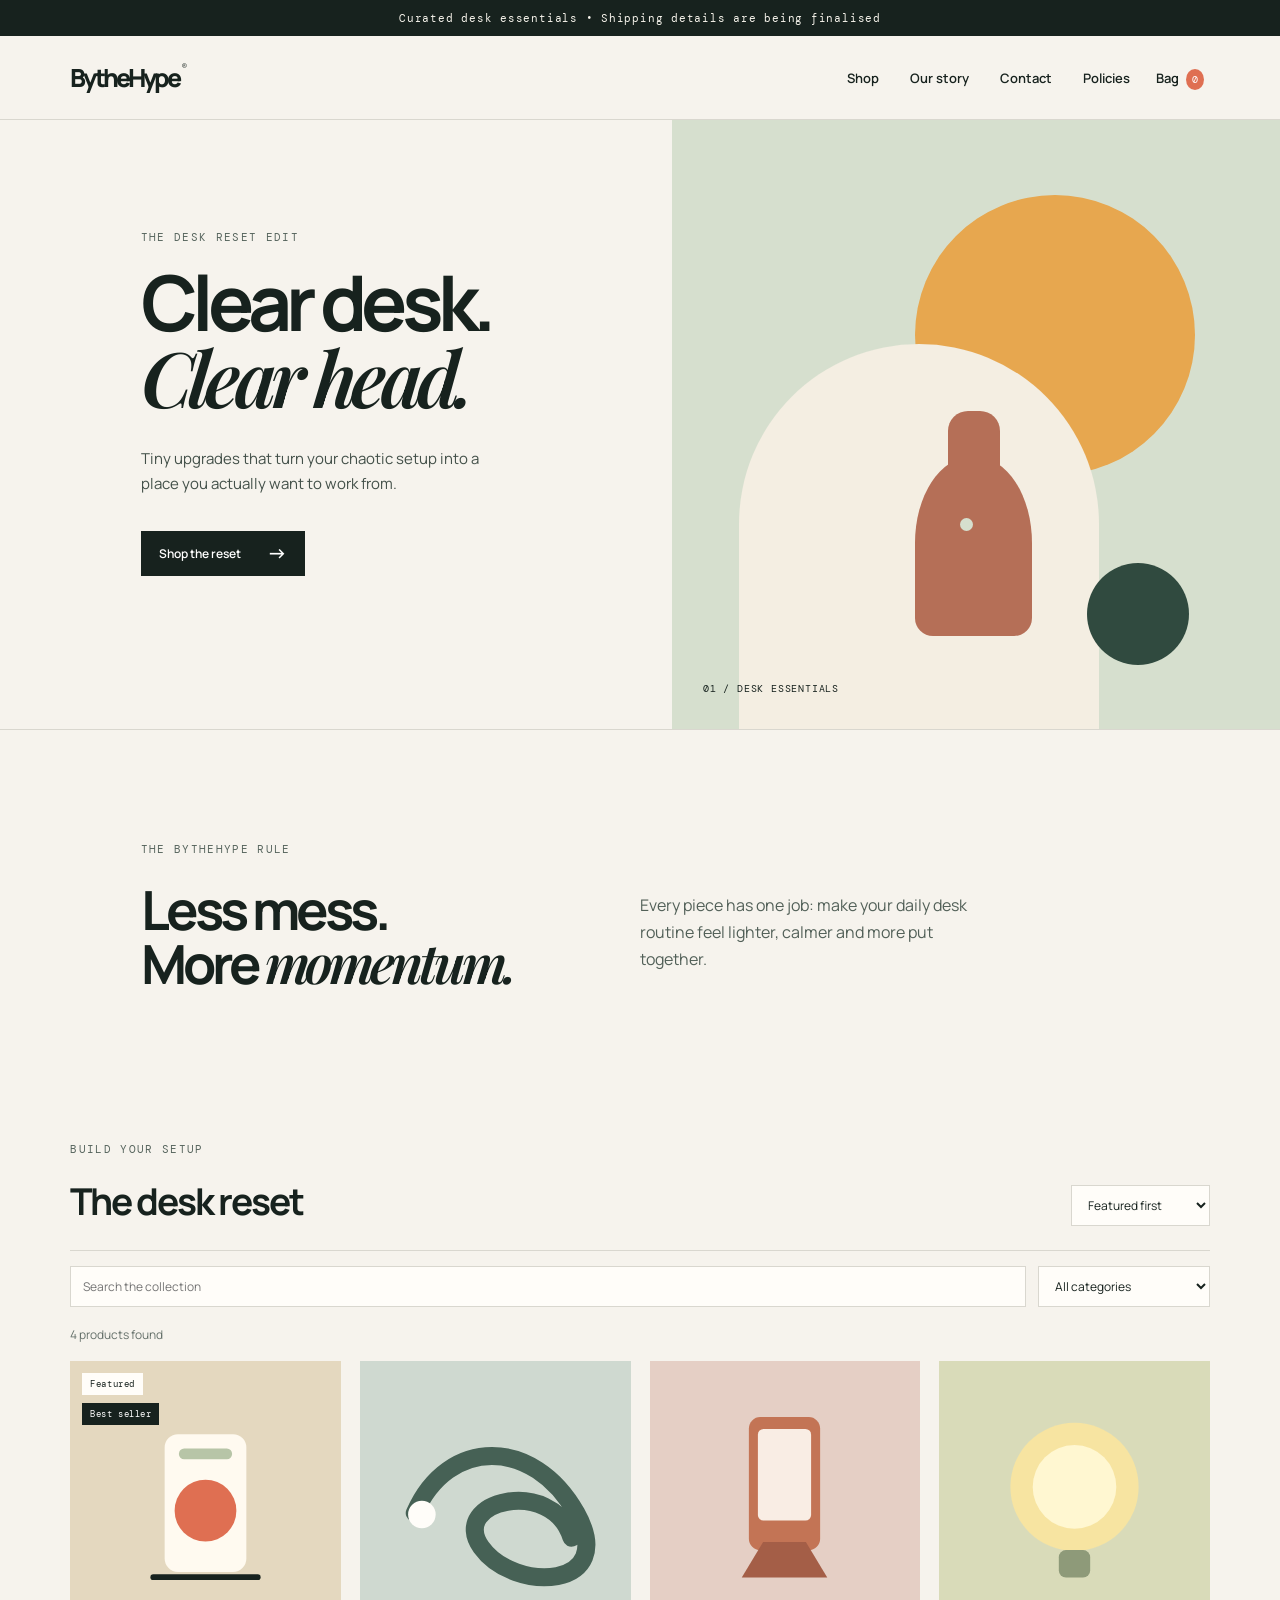
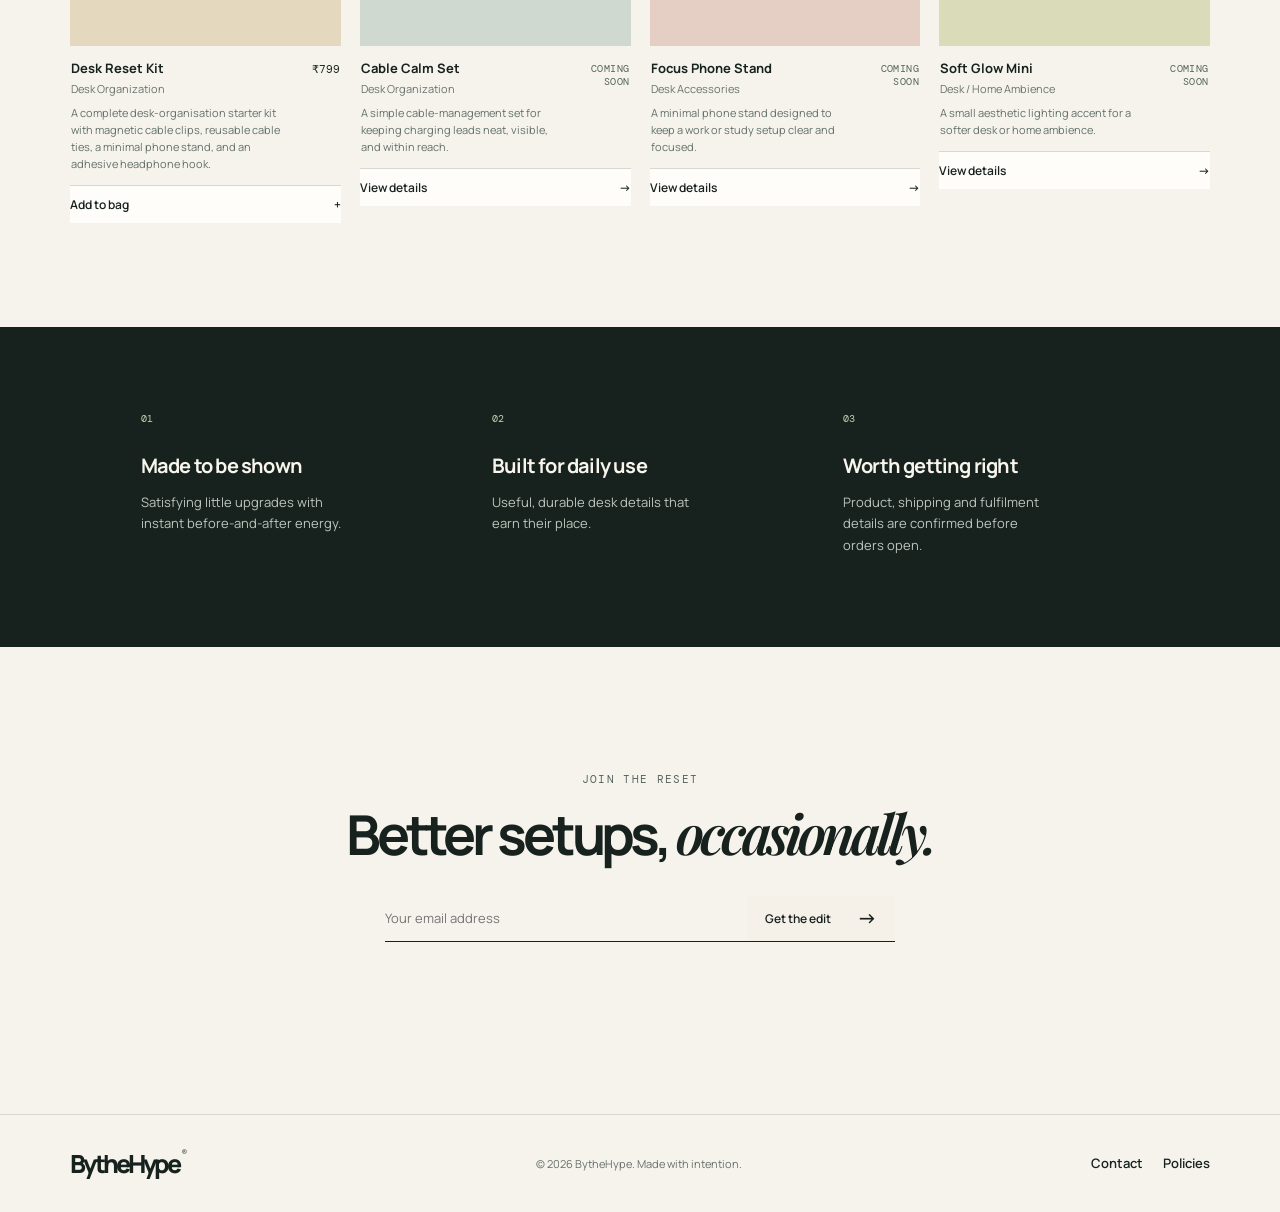
<file: index.html>
<!doctype html>
<html lang="en">
  <head>
    <meta charset="UTF-8" />
    <meta name="viewport" content="width=device-width, initial-scale=1.0" />
    <meta name="description" content="BytheHype brings together thoughtful desk and home organisation for a clearer day." />
    <meta name="robots" content="index,follow" />
    <link rel="canonical" href="https://tanmaymansukh.github.io/bythehype-storefront/" />
    <meta property="og:type" content="website" />
    <meta property="og:title" content="BytheHype — Clear desk. Clear head." />
    <meta property="og:description" content="Thoughtful desk and home organisation for a clearer day." />
    <meta property="og:url" content="https://tanmaymansukh.github.io/bythehype-storefront/" />
    <meta property="og:site_name" content="BytheHype" />
    <title>BytheHype — Clear desk. Clear head.</title>
    <link rel="icon" href="favicon.svg" type="image/svg+xml" />
    <link rel="preconnect" href="https://fonts.googleapis.com" />
    <link rel="preconnect" href="https://fonts.gstatic.com" crossorigin />
    <link href="https://fonts.googleapis.com/css2?family=DM+Mono&family=Manrope:wght@400;500;600;700;800&family=Playfair+Display:ital,wght@0,600;0,700;1,600&display=swap" rel="stylesheet" />
    <link rel="stylesheet" href="css/styles.css" />
  </head>
  <body>
    <a class="skip-link" href="#main-content">Skip to products</a>
    <div class="announcement" id="announcement">Curated desk essentials <span>•</span> Shipping details are being finalised</div>
    <header>
      <a class="brand" id="brand" href="#top">BytheHype<span>®</span></a>
      <button class="menu-button" id="menuButton" aria-label="Open menu" aria-expanded="false" aria-controls="mainNav">Menu</button>
      <nav id="mainNav" aria-label="Main navigation">
        <a href="#shop">Shop</a><a href="#story">Our story</a><a href="pages/contact.html">Contact</a><a href="pages/policies.html">Policies</a>
      </nav>
      <button class="cart-button" id="cartButton" aria-label="Open shopping bag" aria-expanded="false" aria-controls="cart">Bag <span id="cartCount">0</span></button>
    </header>
    <main id="main-content">
      <section class="hero" id="top">
        <div class="hero-copy"><p class="eyebrow">The desk reset edit</p><h1>Clear desk.<br /><em>Clear head.</em></h1><p class="hero-text">Tiny upgrades that turn your chaotic setup into a place you actually want to work from.</p><a class="button dark" href="#shop">Shop the reset <span>→</span></a></div>
        <div class="hero-art" aria-label="Minimal desk arrangement illustration"><div class="sun"></div><div class="arch"></div><div class="vase"><i></i></div><div class="orb"></div><p>01 / DESK ESSENTIALS</p></div>
      </section>
      <section class="intro" id="story"><p class="eyebrow">The BytheHype rule</p><h2>Less mess.<br />More <em>momentum.</em></h2><p>Every piece has one job: make your daily desk routine feel lighter, calmer and more put together.</p></section>
      <section class="shop-section" id="shop" aria-labelledby="shop-heading">
        <div class="section-heading"><div><p class="eyebrow">Build your setup</p><h2 id="shop-heading">The desk reset</h2></div><label class="sr-only" for="sortProducts">Sort products</label><select id="sortProducts" class="select-control"><option value="featured">Featured first</option><option value="price-low">Price: low to high</option><option value="price-high">Price: high to low</option><option value="name">Name: A to Z</option></select></div>
        <div class="catalog-controls"><label for="productSearch" class="sr-only">Search products</label><input id="productSearch" type="search" placeholder="Search the collection" /><label for="categoryFilter" class="sr-only">Filter by category</label><select id="categoryFilter" class="select-control"><option value="all">All categories</option></select></div>
        <p id="catalogStatus" class="catalog-status" aria-live="polite"></p><div class="products" id="products" aria-live="polite"></div>
      </section>
      <section class="promise"><div><span>01</span><h3>Made to be shown</h3><p>Satisfying little upgrades with instant before-and-after energy.</p></div><div><span>02</span><h3>Built for daily use</h3><p>Useful, durable desk details that earn their place.</p></div><div><span>03</span><h3>Worth getting right</h3><p>Product, shipping and fulfilment details are confirmed before orders open.</p></div></section>
      <section class="newsletter" aria-labelledby="newsletter-heading"><p class="eyebrow">Join the reset</p><h2 id="newsletter-heading">Better setups, <em>occasionally.</em></h2><form id="newsletterForm" novalidate><label class="sr-only" for="email">Email address</label><input id="email" type="email" placeholder="Your email address" required /><button class="button light" type="submit">Get the edit <span>→</span></button></form><p class="form-message" id="formMessage" aria-live="polite"></p></section>
    </main>
    <footer><a class="brand" href="#top">BytheHype<span>®</span></a><p>© <span id="year"></span> BytheHype. Made with intention.</p><div><a href="pages/contact.html">Contact</a><a href="pages/policies.html">Policies</a></div></footer>
    <aside class="cart" id="cart" aria-label="Shopping bag" aria-hidden="true" role="dialog" aria-modal="true" aria-labelledby="cartTitle"><div class="cart-head"><h2 id="cartTitle">Your bag</h2><button id="closeCart" aria-label="Close cart">×</button></div><div id="cartItems" class="cart-items"><p class="empty">Your bag is waiting for something good.</p></div><div class="cart-bottom"><div><span>Subtotal</span><strong id="subtotal">₹0</strong></div><a class="button dark full" id="checkout" href="pages/checkout.html">Checkout <span>→</span></a><p class="checkout-note">Payment is not connected. No order is placed here.</p></div></aside><div class="overlay" id="overlay"></div>
    <script src="js/app.js"></script>
  </body>
</html>
</file>
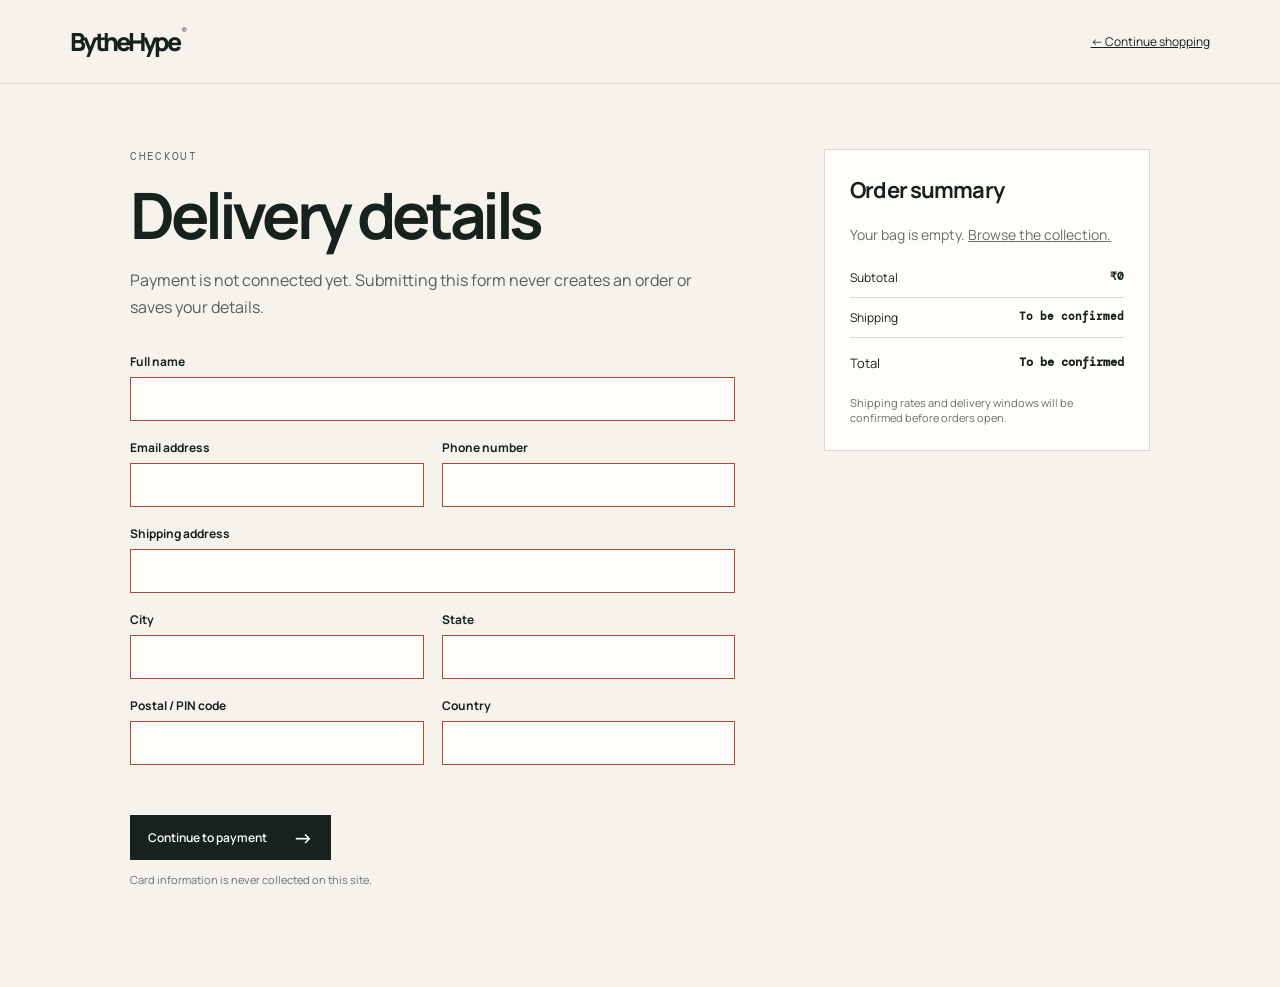
<file: pages/checkout.html>
<!doctype html>
<html lang="en">
  <head>
    <meta charset="UTF-8" /><meta name="viewport" content="width=device-width, initial-scale=1.0" />
    <meta name="description" content="Secure checkout foundation for BytheHype." /><meta name="robots" content="noindex,nofollow" />
    <title>Checkout — BytheHype</title><link rel="icon" href="../favicon.svg" type="image/svg+xml" />
    <link rel="preconnect" href="https://fonts.googleapis.com" /><link rel="preconnect" href="https://fonts.gstatic.com" crossorigin /><link href="https://fonts.googleapis.com/css2?family=DM+Mono&family=Manrope:wght@400;500;600;700;800&family=Playfair+Display:ital,wght@0,600;0,700;1,600&display=swap" rel="stylesheet" /><link rel="stylesheet" href="../css/styles.css" />
  </head>
  <body class="checkout-page"><a class="skip-link" href="#checkoutMain">Skip to checkout</a><header class="simple-header"><a class="brand" href="../index.html">BytheHype<span>®</span></a><a class="back-link" href="../index.html#shop">← Continue shopping</a></header>
    <main class="checkout-layout" id="checkoutMain"><section><p class="eyebrow">Checkout</p><h1>Delivery details</h1><p class="checkout-intro">Payment is not connected yet. Submitting this form never creates an order or saves your details.</p><form id="checkoutForm" novalidate><div class="form-grid"><div class="field full"><label for="customerName">Full name</label><input id="customerName" name="customerName" autocomplete="name" required /></div><div class="field"><label for="email">Email address</label><input id="email" name="email" type="email" autocomplete="email" required /></div><div class="field"><label for="phone">Phone number</label><input id="phone" name="phone" type="tel" autocomplete="tel" inputmode="tel" required /></div><div class="field full"><label for="address">Shipping address</label><input id="address" name="address" autocomplete="street-address" required /></div><div class="field"><label for="city">City</label><input id="city" name="city" autocomplete="address-level2" required /></div><div class="field"><label for="state">State</label><input id="state" name="state" autocomplete="address-level1" required /></div><div class="field"><label for="postalCode">Postal / PIN code</label><input id="postalCode" name="postalCode" autocomplete="postal-code" inputmode="numeric" required /></div><div class="field"><label for="country">Country</label><input id="country" name="country" autocomplete="country-name" required /></div></div><p class="form-message" id="checkoutMessage" aria-live="polite"></p><button class="button dark" type="submit">Continue to payment <span>→</span></button><p class="checkout-note">Card information is never collected on this site.</p></form></section><aside class="order-summary" aria-labelledby="summaryHeading"><h2 id="summaryHeading">Order summary</h2><div id="checkoutItems"><p class="empty">Your bag is empty.</p></div><div class="summary-line"><span>Subtotal</span><strong id="checkoutSubtotal">₹0</strong></div><div class="summary-line"><span>Shipping</span><strong id="checkoutShipping">To be confirmed</strong></div><div class="summary-line total"><span>Total</span><strong id="checkoutTotal">To be confirmed</strong></div><p class="checkout-note" id="shippingNote">Shipping rates and delivery windows will be confirmed before orders open.</p></aside></main><script src="../js/checkout.js"></script>
  </body>
</html>
</file>
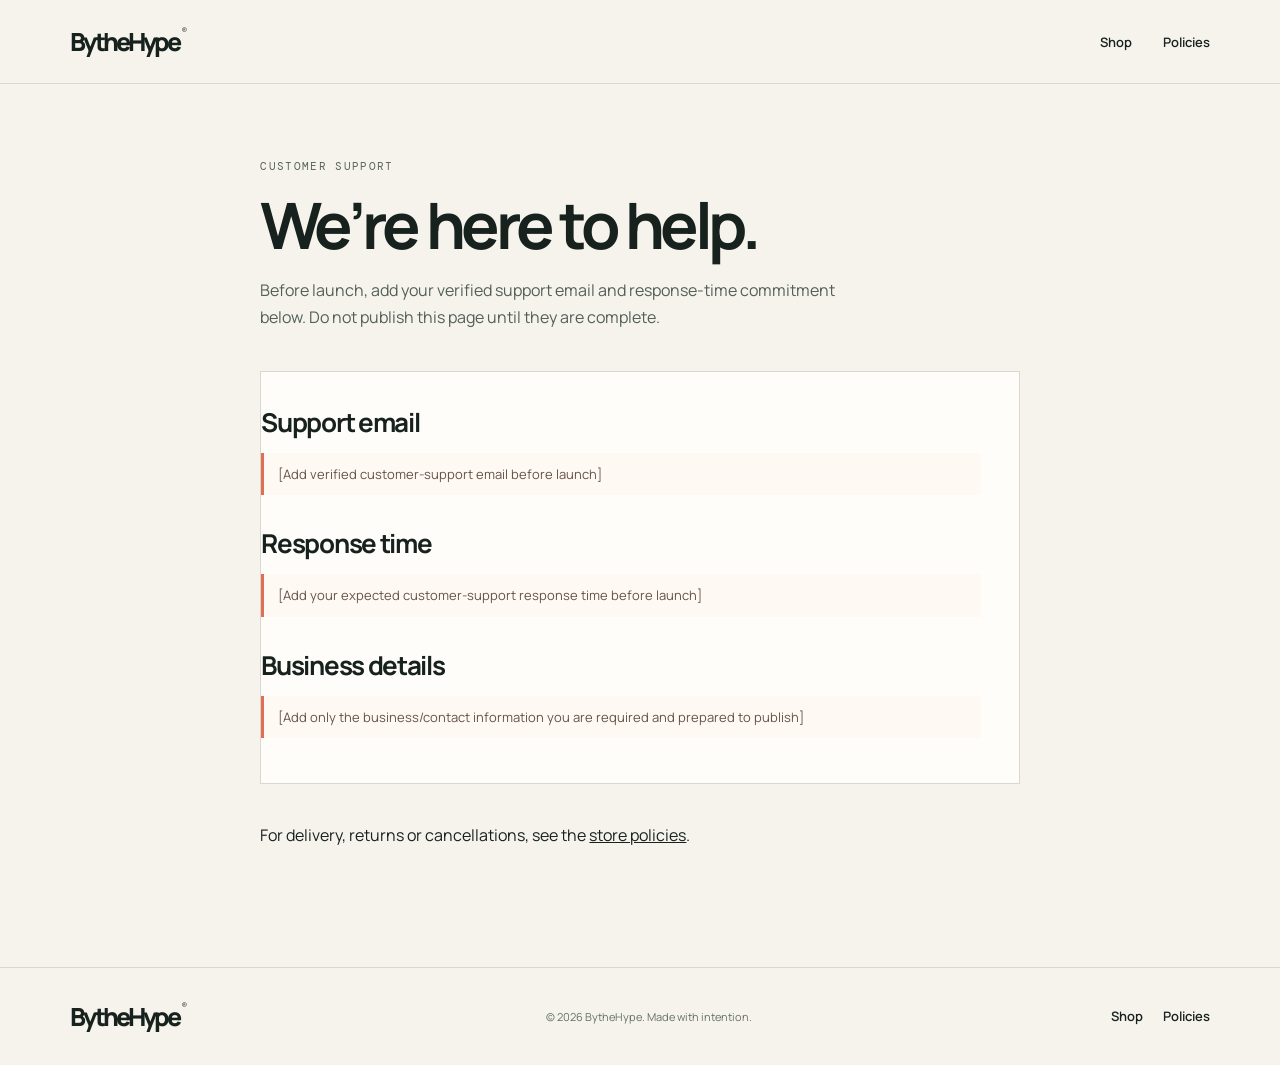
<file: pages/contact.html>
<!doctype html>
<html lang="en">
  <head>
    <meta charset="UTF-8" /><meta name="viewport" content="width=device-width, initial-scale=1.0" /><meta name="description" content="Contact and customer support information for BytheHype." /><meta name="robots" content="noindex,nofollow" />
    <title>Contact — BytheHype</title><link rel="icon" href="../favicon.svg" type="image/svg+xml" /><link rel="preconnect" href="https://fonts.googleapis.com" /><link rel="preconnect" href="https://fonts.gstatic.com" crossorigin /><link href="https://fonts.googleapis.com/css2?family=DM+Mono&family=Manrope:wght@400;500;600;700;800&family=Playfair+Display:ital,wght@0,600;0,700;1,600&display=swap" rel="stylesheet" /><link rel="stylesheet" href="../css/styles.css" />
  </head>
  <body class="content-page"><a class="skip-link" href="#content">Skip to content</a><header class="simple-header"><a class="brand" href="../index.html">BytheHype<span>®</span></a><nav class="page-nav" aria-label="Main navigation"><a href="../index.html#shop">Shop</a><a href="policies.html">Policies</a></nav></header><main id="content" class="content-wrap"><p class="eyebrow">Customer support</p><h1>We’re here to help.</h1><p class="lead">Before launch, add your verified support email and response-time commitment below. Do not publish this page until they are complete.</p><section class="contact-card"><h2>Support email</h2><p class="missing-detail">[Add verified customer-support email before launch]</p><h2>Response time</h2><p class="missing-detail">[Add your expected customer-support response time before launch]</p><h2>Business details</h2><p class="missing-detail">[Add only the business/contact information you are required and prepared to publish]</p></section><p>For delivery, returns or cancellations, see the <a href="policies.html">store policies</a>.</p></main><footer><a class="brand" href="../index.html">BytheHype<span>®</span></a><p>© <span id="year"></span> BytheHype. Made with intention.</p><div><a href="../index.html#shop">Shop</a><a href="policies.html">Policies</a></div></footer><script>document.querySelector('#year').textContent = new Date().getFullYear();</script></body>
</html>
</file>
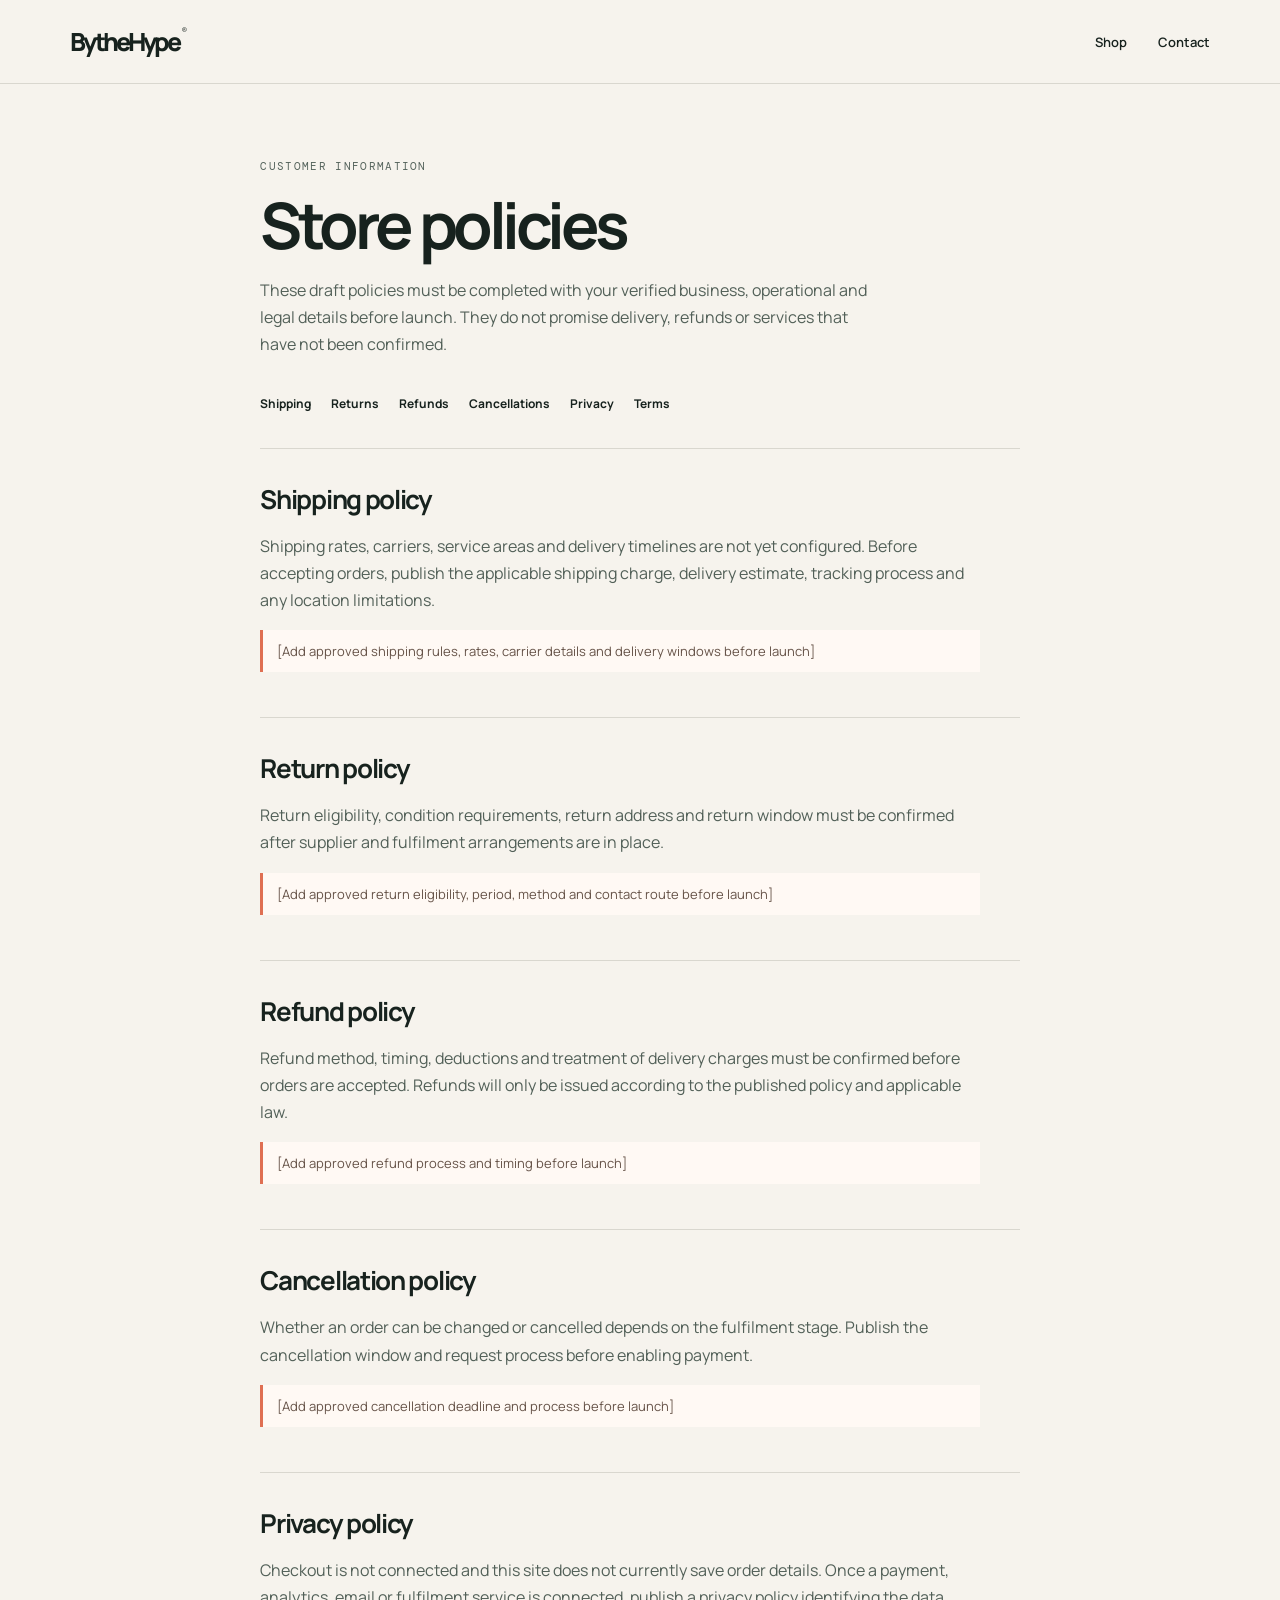
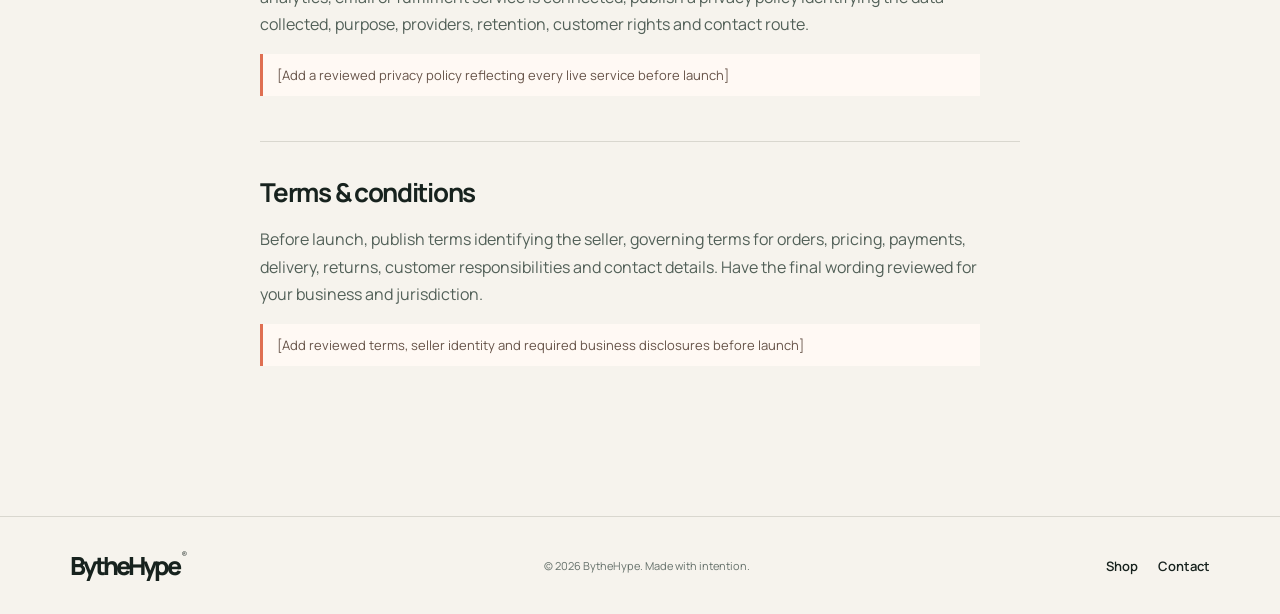
<file: pages/policies.html>
<!doctype html>
<html lang="en">
  <head>
    <meta charset="UTF-8" /><meta name="viewport" content="width=device-width, initial-scale=1.0" /><meta name="description" content="BytheHype store policies and customer information." /><meta name="robots" content="noindex,nofollow" />
    <title>Policies — BytheHype</title><link rel="icon" href="../favicon.svg" type="image/svg+xml" /><link rel="preconnect" href="https://fonts.googleapis.com" /><link rel="preconnect" href="https://fonts.gstatic.com" crossorigin /><link href="https://fonts.googleapis.com/css2?family=DM+Mono&family=Manrope:wght@400;500;600;700;800&family=Playfair+Display:ital,wght@0,600;0,700;1,600&display=swap" rel="stylesheet" /><link rel="stylesheet" href="../css/styles.css" />
  </head>
  <body class="content-page"><a class="skip-link" href="#content">Skip to content</a><header class="simple-header"><a class="brand" href="../index.html">BytheHype<span>®</span></a><nav class="page-nav" aria-label="Main navigation"><a href="../index.html#shop">Shop</a><a href="contact.html">Contact</a></nav></header><main id="content" class="content-wrap policy-wrap"><p class="eyebrow">Customer information</p><h1>Store policies</h1><p class="lead">These draft policies must be completed with your verified business, operational and legal details before launch. They do not promise delivery, refunds or services that have not been confirmed.</p><nav class="policy-nav" aria-label="Policy sections"><a href="#shipping">Shipping</a><a href="#returns">Returns</a><a href="#refunds">Refunds</a><a href="#cancellations">Cancellations</a><a href="#privacy">Privacy</a><a href="#terms">Terms</a></nav><section id="shipping"><h2>Shipping policy</h2><p>Shipping rates, carriers, service areas and delivery timelines are not yet configured. Before accepting orders, publish the applicable shipping charge, delivery estimate, tracking process and any location limitations.</p><p class="missing-detail">[Add approved shipping rules, rates, carrier details and delivery windows before launch]</p></section><section id="returns"><h2>Return policy</h2><p>Return eligibility, condition requirements, return address and return window must be confirmed after supplier and fulfilment arrangements are in place.</p><p class="missing-detail">[Add approved return eligibility, period, method and contact route before launch]</p></section><section id="refunds"><h2>Refund policy</h2><p>Refund method, timing, deductions and treatment of delivery charges must be confirmed before orders are accepted. Refunds will only be issued according to the published policy and applicable law.</p><p class="missing-detail">[Add approved refund process and timing before launch]</p></section><section id="cancellations"><h2>Cancellation policy</h2><p>Whether an order can be changed or cancelled depends on the fulfilment stage. Publish the cancellation window and request process before enabling payment.</p><p class="missing-detail">[Add approved cancellation deadline and process before launch]</p></section><section id="privacy"><h2>Privacy policy</h2><p>Checkout is not connected and this site does not currently save order details. Once a payment, analytics, email or fulfilment service is connected, publish a privacy policy identifying the data collected, purpose, providers, retention, customer rights and contact route.</p><p class="missing-detail">[Add a reviewed privacy policy reflecting every live service before launch]</p></section><section id="terms"><h2>Terms &amp; conditions</h2><p>Before launch, publish terms identifying the seller, governing terms for orders, pricing, payments, delivery, returns, customer responsibilities and contact details. Have the final wording reviewed for your business and jurisdiction.</p><p class="missing-detail">[Add reviewed terms, seller identity and required business disclosures before launch]</p></section></main><footer><a class="brand" href="../index.html">BytheHype<span>®</span></a><p>© <span id="year"></span> BytheHype. Made with intention.</p><div><a href="../index.html#shop">Shop</a><a href="contact.html">Contact</a></div></footer><script>document.querySelector('#year').textContent = new Date().getFullYear();</script></body>
</html>
</file>
<file: css/styles.css>
:root{--ink:#17221e;--cream:#f6f3ed;--paper:#fffdf9;--coral:#df6f52;--sage:#b7c5a7;--line:#d9d7cf}*{box-sizing:border-box}html{scroll-behavior:smooth}body{margin:0;background:var(--cream);color:var(--ink);font-family:Manrope,Arial,sans-serif}a{color:inherit}.announcement{background:var(--ink);color:#f8f5ed;text-align:center;font:11px 'DM Mono',monospace;letter-spacing:.07em;padding:11px}.announcement span{color:var(--coral);margin:0 11px}header{min-height:84px;padding:0 5.5vw;display:flex;align-items:center;justify-content:space-between;border-bottom:1px solid var(--line);gap:20px}.brand{color:var(--ink);text-decoration:none;font-size:25px;font-weight:800;letter-spacing:-.12em}.brand span{font:8px 'DM Mono';vertical-align:top;margin-left:3px;letter-spacing:0}nav{display:flex;gap:31px;margin-left:auto}nav a,footer a{font-size:13px;font-weight:600;text-decoration:none}.cart-button,.menu-button,.text-button{border:0;background:none;color:var(--ink);font:600 13px Manrope;cursor:pointer}.cart-button span{background:var(--coral);border-radius:50%;color:white;font:10px 'DM Mono';padding:4px 6px;margin-left:4px}.menu-button{display:none}.hero{display:grid;grid-template-columns:1.05fr .95fr;min-height:610px;border-bottom:1px solid var(--line)}.hero-copy{padding:110px 9vw 85px 11vw}.eyebrow{font:11px 'DM Mono';letter-spacing:.12em;text-transform:uppercase;margin:0 0 20px;color:#56645d}.hero h1,.intro h2,.newsletter h2,.product-detail h1{font-size:clamp(48px,6vw,82px);letter-spacing:-.075em;line-height:.98;margin:0;font-weight:700}.hero h1 em,.intro em,.newsletter em{font-family:'Playfair Display',serif;font-weight:600}.hero-text{max-width:365px;line-height:1.7;font-size:15px;color:#435049;margin:29px 0 34px}.button{display:inline-flex;gap:26px;align-items:center;padding:14px 18px;text-decoration:none;border:0;font:600 12px Manrope;cursor:pointer}.dark{background:var(--ink);color:#fff}.light{background:#f5f1e8;color:var(--ink)}.button span{font-size:20px;line-height:10px}.hero-art{background:#d6dfce;position:relative;overflow:hidden}.hero-art p{position:absolute;bottom:24px;left:31px;font:10px 'DM Mono';letter-spacing:.08em}.sun{position:absolute;width:280px;height:280px;border-radius:50%;background:#e7a74f;top:75px;right:14%}.arch{position:absolute;width:360px;height:475px;border-radius:180px 180px 0 0;background:#f4eee2;bottom:-90px;left:11%}.vase{position:absolute;width:117px;height:179px;background:#b56f57;border-radius:48% 48% 18px 18px;bottom:93px;left:40%;z-index:1}.vase:before{content:'';position:absolute;width:52px;height:80px;top:-46px;left:33px;background:#b56f57;border-radius:20px 20px 0 0}.vase i{position:absolute;width:13px;height:13px;background:#d6dfce;border-radius:50%;top:61px;left:45px}.orb{position:absolute;width:102px;height:102px;border-radius:50%;background:#304a3f;bottom:64px;right:15%;z-index:1}.intro{padding:112px 11vw;display:grid;grid-template-columns:1fr 1fr;align-items:end}.intro .eyebrow{grid-column:1/-1}.intro h2{font-size:54px}.intro>p:last-child{max-width:330px;line-height:1.7;color:#526058}.shop-section{padding:40px 5.5vw 104px}.section-heading{display:flex;justify-content:space-between;align-items:end;gap:20px;margin-bottom:24px}.section-heading h2{font-size:37px;margin:0;letter-spacing:-.055em}.catalog-controls{display:flex;gap:12px;border-top:1px solid var(--line);padding:15px 0}.catalog-controls input{flex:1}.select-control,.catalog-controls input{border:1px solid var(--line);background:var(--paper);padding:10px 12px;color:var(--ink);font:12px Manrope}.catalog-status{font-size:12px;color:#66716b;margin:4px 0 18px}.products{display:grid;grid-template-columns:repeat(4,1fr);gap:19px}.product-card{min-width:0}.product-image{height:285px;position:relative;display:block;overflow:hidden;background:#e4d8bf}.product-card:nth-child(2) .product-image{background:#cfd9d0}.product-card:nth-child(3) .product-image{background:#e5cfc5}.product-card:nth-child(4) .product-image{background:#d9dbb9}.product-image img{width:100%;height:100%;object-fit:cover;transition:transform .3s ease}.product-image:hover img{transform:scale(1.04)}.tag{position:absolute;top:12px;left:12px;background:var(--paper);padding:5px 8px;font:9px 'DM Mono';letter-spacing:.06em}.product-info{display:flex;justify-content:space-between;gap:10px;padding:13px 1px}.product-info h3,.product-info p{margin:0;font-size:13px}.product-info h3{font-weight:700}.product-info h3 a{text-decoration:none}.product-info small,.rating{display:block;color:#68736d;font-size:11px;margin-top:4px}.rating{color:#56645d}.price{text-align:right}.price p{font-family:'DM Mono';font-size:11px;padding-top:3px}.price del{font-size:10px;color:#68736d}.quick-add{border:0;background:var(--paper);cursor:pointer}.quick-add.wide{display:flex;width:100%;justify-content:space-between;padding:10px 0;border-top:1px solid var(--line);font:600 12px Manrope}.promise{background:var(--ink);color:#f8f5ed;padding:78px 11vw;display:grid;grid-template-columns:repeat(3,1fr);gap:55px}.promise span{font:10px 'DM Mono';color:#c7d5b7}.promise h3{font-size:20px;margin:25px 0 8px;letter-spacing:-.04em}.promise p{font-size:13px;line-height:1.65;color:#bdc6be;max-width:210px}.newsletter{text-align:center;padding:125px 20px 130px}.newsletter h2{font-size:55px}.newsletter form{display:flex;justify-content:center;margin:34px auto 0;max-width:510px;border-bottom:1px solid var(--ink)}input{border:0;background:transparent;outline:0;flex:1;padding:12px 0;font:13px Manrope}.form-message{font-size:12px;min-height:18px;color:#526058}footer{display:flex;justify-content:space-between;align-items:center;border-top:1px solid var(--line);padding:30px 5.5vw}footer p{font-size:11px;color:#66716b}footer div{display:flex;gap:20px}.cart{position:fixed;z-index:4;right:0;top:0;width:min(420px,100%);height:100dvh;background:var(--paper);transform:translateX(105%);transition:.3s ease;display:flex;flex-direction:column;padding:28px}.cart.open{transform:translateX(0)}.cart-head{display:flex;justify-content:space-between;align-items:center;border-bottom:1px solid var(--line);padding-bottom:18px}.cart-head h2{font-size:24px;margin:0}.cart-head button{border:0;background:0;font-size:30px;cursor:pointer}.cart-items{flex:1;padding:18px 0}.empty{color:#66716b;font-size:14px}.cart-row{display:flex;gap:13px;margin-bottom:16px}.cart-row img{width:57px;height:57px;object-fit:cover;background:#d6dfce}.cart-row p{margin:0;font-size:12px;line-height:1.6}.quantity-controls{display:flex;align-items:center;gap:5px;margin-top:5px}.quantity-controls button{border:1px solid var(--line);background:none;cursor:pointer;padding:2px 7px}.quantity-controls .remove-button{border:0;text-decoration:underline;font-size:11px}.cart-bottom{border-top:1px solid var(--line);padding-top:18px}.cart-bottom>div{display:flex;justify-content:space-between;margin-bottom:15px;font-size:13px}.checkout-note{font-size:11px;color:#66716b;margin:12px 0 0}.full{width:100%;justify-content:space-between}.overlay{position:fixed;inset:0;background:#17221e66;z-index:3;opacity:0;pointer-events:none;transition:.3s}.overlay.visible{opacity:1;pointer-events:auto}.sr-only{position:absolute;left:-9999px}.product-page{min-height:100vh}.simple-header{justify-content:space-between}.product-detail{max-width:1100px;margin:0 auto;padding:50px 5.5vw 100px;display:grid;grid-template-columns:1fr 1fr;gap:7vw}.product-gallery{background:#e4d8bf;min-height:470px}.product-gallery img{display:block;width:100%;height:100%;object-fit:cover}.product-copy{align-self:center}.product-copy h1{font-size:clamp(42px,5vw,68px);margin:10px 0 20px}.detail-price{font:16px 'DM Mono';margin:0 0 22px}.detail-description{line-height:1.7;color:#526058}.variant-group{margin:25px 0}.variant-label{font:600 12px Manrope;margin-bottom:9px}.variant-options{display:flex;gap:7px;flex-wrap:wrap}.variant-options span{border:1px solid var(--line);padding:7px 9px;font-size:11px}.detail-actions{display:flex;gap:10px;align-items:center}.detail-actions .button{flex:1;justify-content:space-between}.shipping-note{font-size:12px;color:#526058;margin-top:18px}.back-link{font-size:12px}.detail-error{grid-column:1/-1}.product-details-list{list-style:none;padding:0;margin:24px 0 0;border-top:1px solid var(--line)}.product-details-list li{border-bottom:1px solid var(--line);padding:10px 0;font-size:12px}
@media(max-width:700px){header{min-height:66px;padding:0 6vw;position:relative}.menu-button{display:block}nav{display:none;position:absolute;z-index:2;top:65px;left:0;right:0;background:var(--paper);padding:18px 6vw;flex-direction:column;margin:0;border-bottom:1px solid var(--line)}nav.open{display:flex}.hero{grid-template-columns:1fr}.hero-copy{padding:75px 9vw}.hero-art{height:400px}.intro{display:block;padding:80px 9vw}.intro h2{font-size:43px}.intro>p:last-child{margin-top:28px}.products{grid-template-columns:repeat(2,1fr);gap:14px}.product-image{height:210px}.shop-section{padding:30px 6vw 75px}.section-heading{align-items:start;flex-direction:column}.catalog-controls{flex-direction:column}.promise{grid-template-columns:1fr;padding:60px 9vw;gap:25px}.newsletter{padding:85px 20px}.newsletter h2{font-size:43px}.newsletter form{align-items:end}footer{flex-wrap:wrap;gap:15px}footer p{order:3;width:100%}.product-detail{grid-template-columns:1fr;padding:30px 6vw 60px;gap:30px}.product-gallery{min-height:330px}}

/* Launch-ready storefront additions */
.skip-link{position:fixed;z-index:10;left:12px;top:-60px;background:var(--ink);color:#fff;padding:10px 14px;text-decoration:none;font-size:12px}.skip-link:focus{top:12px}a:focus-visible,button:focus-visible,input:focus-visible,select:focus-visible{outline:3px solid var(--coral);outline-offset:3px}.page-nav{margin-left:auto}.product-card{display:flex;flex-direction:column}.product-card:hover .product-image img{transform:scale(1.04)}.product-card:focus-within{outline:1px solid var(--ink);outline-offset:7px}.product-image:focus-visible{outline:3px solid var(--coral);outline-offset:-3px}.tag+.tag{top:42px;background:var(--ink);color:#fff}.product-description{font-size:11px!important;line-height:1.55;color:#627069;margin-top:8px!important;max-width:220px}.availability{display:inline-block;color:#53655a;font:10px 'DM Mono',monospace;letter-spacing:.04em;text-transform:uppercase}.quick-add{color:var(--ink);text-decoration:none;align-items:center}.quick-add:hover{color:var(--coral)}.cart .button.is-disabled{opacity:.45;pointer-events:none}.cart-bottom .button{text-align:left}.detail-status{min-height:24px;font-size:12px;color:#526058}.availability-note{font-size:13px;line-height:1.6;color:#526058;margin:0}.checkout-page,.content-page{min-height:100vh;display:flex;flex-direction:column}.checkout-layout{width:min(1160px,100%);margin:0 auto;padding:65px 5.5vw 100px;display:grid;grid-template-columns:minmax(0,1.3fr) minmax(290px,.7fr);gap:7vw}.checkout-layout h1,.content-wrap h1{font-size:clamp(42px,5vw,66px);letter-spacing:-.07em;line-height:1;margin:0 0 20px}.checkout-intro,.lead{color:#526058;line-height:1.7;max-width:620px;margin:0 0 32px}.form-grid{display:grid;grid-template-columns:repeat(2,minmax(0,1fr));gap:18px;margin-bottom:20px}.field{display:flex;flex-direction:column;gap:7px}.field.full{grid-column:1/-1}.field label{font-size:12px;font-weight:700}.field input{border:1px solid var(--line);background:var(--paper);padding:12px;min-width:0}.field input:invalid:not(:placeholder-shown){border-color:#ae4938}.order-summary{align-self:start;background:var(--paper);padding:25px;border:1px solid var(--line)}.order-summary h2{margin:0 0 20px;font-size:22px;letter-spacing:-.04em}.summary-item,.summary-line{display:flex;justify-content:space-between;gap:15px;padding:11px 0;font-size:12px;border-bottom:1px solid var(--line)}.summary-item strong,.summary-line strong{font-family:'DM Mono',monospace;font-size:11px;text-align:right}.summary-line.total{border-bottom:0;padding-top:16px;font-size:13px}.summary-line.total strong{font-size:12px}.content-wrap{width:min(900px,100%);margin:0 auto;padding:75px 5.5vw 105px;flex:1}.content-wrap h2{font-size:26px;letter-spacing:-.05em;margin:0 0 12px}.content-wrap section{border-top:1px solid var(--line);padding:32px 0}.content-wrap section p{line-height:1.7;color:#526058;max-width:720px}.contact-card{background:var(--paper);border:1px solid var(--line);padding:30px;margin:40px 0}.contact-card h2:not(:first-child){margin-top:30px}.missing-detail{border-left:3px solid var(--coral);padding:10px 14px;background:#fff9f4;color:#665348!important;font-size:13px}.policy-nav{display:flex;flex-wrap:wrap;gap:10px 20px;margin:36px 0}.policy-nav a{font-size:12px;font-weight:700}.content-page footer,.checkout-page footer{margin-top:auto}@media(max-width:700px){.page-nav{display:flex;position:static;flex-direction:row;gap:14px;padding:0;border:0;background:none}.page-nav a{font-size:11px}.checkout-layout{grid-template-columns:1fr;padding:40px 6vw 65px;gap:40px}.form-grid{grid-template-columns:1fr}.field.full{grid-column:auto}.order-summary{order:-1}.content-wrap{padding:55px 6vw 70px}.product-description{display:none}.tag+.tag{top:39px}.cart{padding:22px}}
</file>
